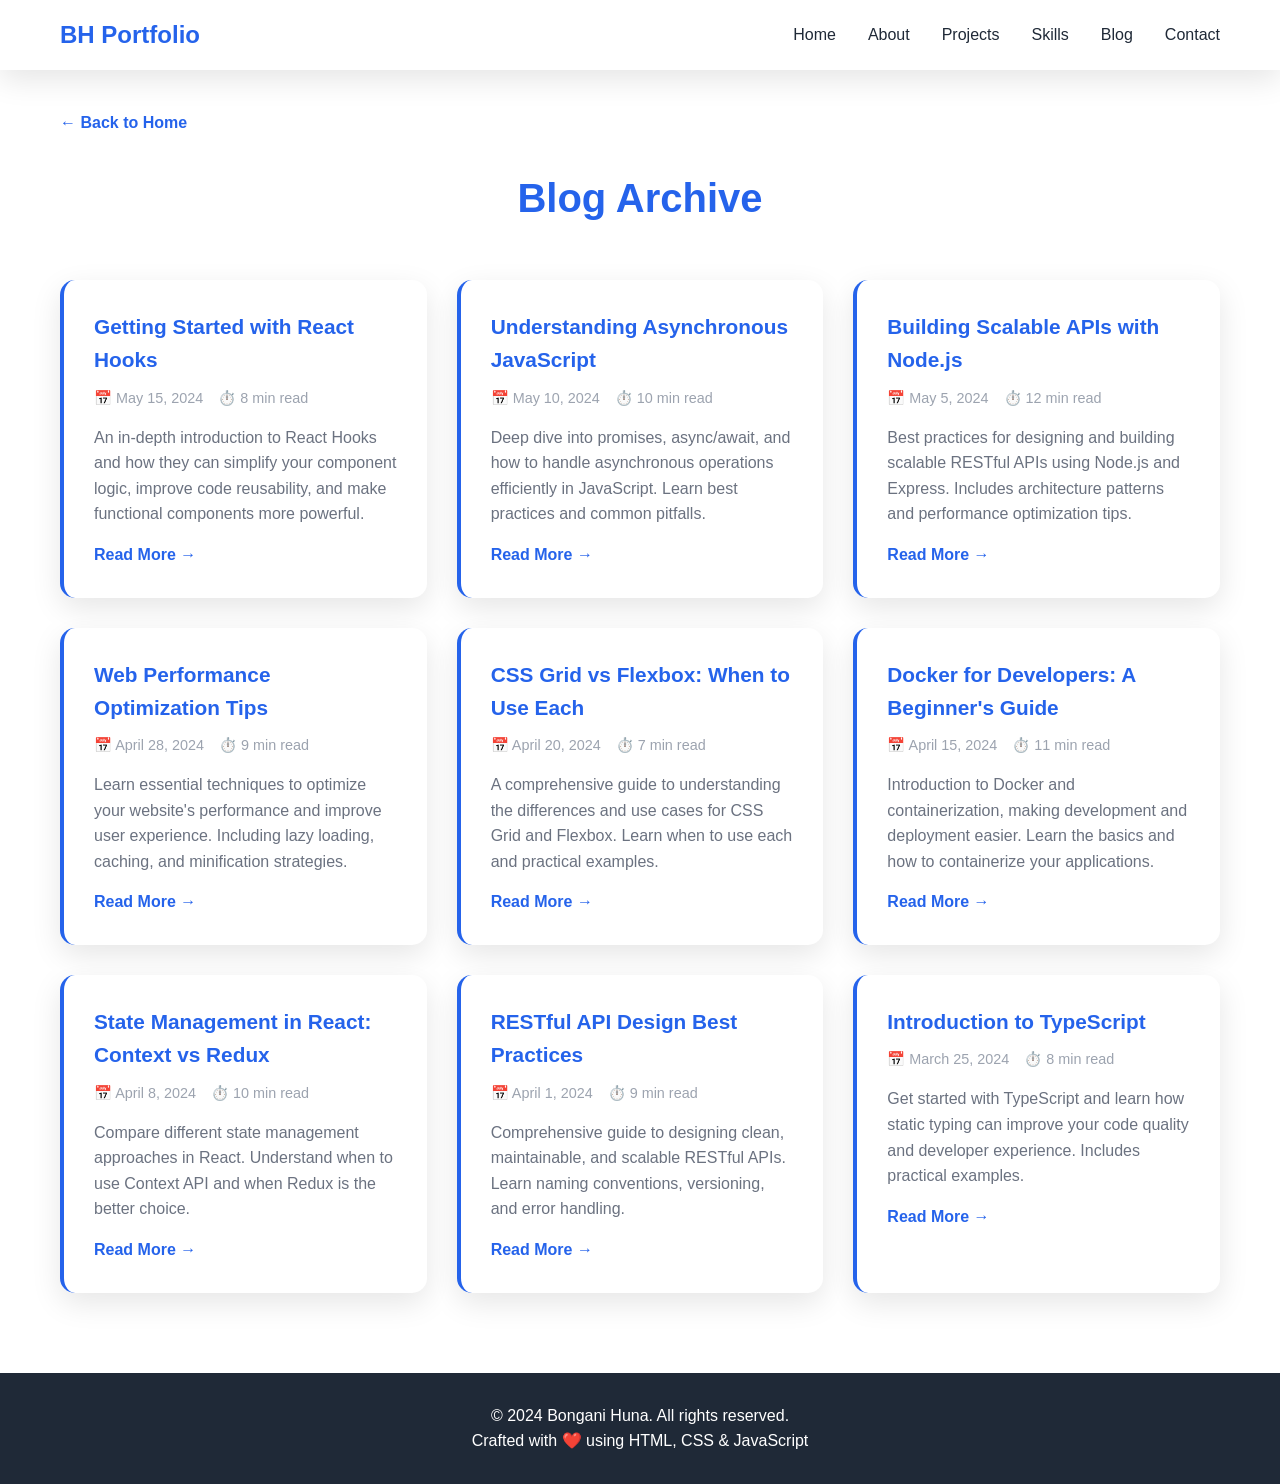
<file: blog/index.html>
<!DOCTYPE html>
<html lang="en">
<head>
    <meta charset="UTF-8">
    <meta name="viewport" content="width=device-width, initial-scale=1.0">
    <title>Blog - Bongani Huna</title>
    <link rel="stylesheet" href="../styles.css">
    <link rel="stylesheet" href="https://cdnjs.cloudflare.com/ajax/libs/font-awesome/6.4.0/css/all.min.css">
    <style>
        .blog-archive {
            display: grid;
            grid-template-columns: repeat(auto-fill, minmax(350px, 1fr));
            gap: 30px;
            margin-top: 40px;
        }
        
        .blog-post {
            background: var(--white);
            padding: 30px;
            border-radius: 15px;
            box-shadow: var(--shadow);
            border-left: 4px solid var(--primary-color);
            transition: var(--transition);
        }
        
        .blog-post:hover {
            transform: translateY(-5px);
            box-shadow: 0 15px 40px rgba(0, 0, 0, 0.15);
        }
        
        .blog-post h3 {
            color: var(--primary-color);
            margin-bottom: 10px;
            font-size: 1.3rem;
        }
        
        .blog-post .blog-meta {
            display: flex;
            gap: 15px;
            margin-bottom: 15px;
            font-size: 0.9rem;
            color: #9ca3af;
        }
        
        .blog-post p {
            color: #6b7280;
            line-height: 1.6;
            margin-bottom: 15px;
        }
        
        .read-more {
            color: var(--primary-color);
            text-decoration: none;
            font-weight: 600;
            transition: var(--transition);
            display: inline-block;
        }
        
        .read-more:hover {
            color: var(--secondary-color);
            margin-right: 5px;
        }
        
        .back-link {
            margin-bottom: 30px;
        }
        
        .back-link a {
            color: var(--primary-color);
            text-decoration: none;
            font-weight: 600;
        }
        
        .back-link a:hover {
            text-decoration: underline;
        }
    </style>
</head>
<body>
    <!-- Navigation -->
    <nav class="navbar">
        <div class="container">
            <div class="logo">BH Portfolio</div>
            <ul class="nav-links">
                <li><a href="../index.html#home">Home</a></li>
                <li><a href="../index.html#about">About</a></li>
                <li><a href="../index.html#projects">Projects</a></li>
                <li><a href="../index.html#skills">Skills</a></li>
                <li><a href="index.html">Blog</a></li>
                <li><a href="../index.html#contact">Contact</a></li>
            </ul>
            <div class="hamburger">
                <span></span>
                <span></span>
                <span></span>
            </div>
        </div>
    </nav>

    <!-- Blog Archive -->
    <section class="blog" style="padding-top: 40px;">
        <div class="container">
            <div class="back-link">
                <a href="../index.html">← Back to Home</a>
            </div>
            
            <h2>Blog Archive</h2>
            
            <div class="blog-archive">
                <article class="blog-post">
                    <h3>Getting Started with React Hooks</h3>
                    <div class="blog-meta">
                        <span>📅 May 15, 2024</span>
                        <span>⏱️ 8 min read</span>
                    </div>
                    <p>An in-depth introduction to React Hooks and how they can simplify your component logic, improve code reusability, and make functional components more powerful.</p>
                    <a href="post1.html" class="read-more">Read More →</a>
                </article>

                <article class="blog-post">
                    <h3>Understanding Asynchronous JavaScript</h3>
                    <div class="blog-meta">
                        <span>📅 May 10, 2024</span>
                        <span>⏱️ 10 min read</span>
                    </div>
                    <p>Deep dive into promises, async/await, and how to handle asynchronous operations efficiently in JavaScript. Learn best practices and common pitfalls.</p>
                    <a href="post1.html" class="read-more">Read More →</a>
                </article>

                <article class="blog-post">
                    <h3>Building Scalable APIs with Node.js</h3>
                    <div class="blog-meta">
                        <span>📅 May 5, 2024</span>
                        <span>⏱️ 12 min read</span>
                    </div>
                    <p>Best practices for designing and building scalable RESTful APIs using Node.js and Express. Includes architecture patterns and performance optimization tips.</p>
                    <a href="post1.html" class="read-more">Read More →</a>
                </article>

                <article class="blog-post">
                    <h3>Web Performance Optimization Tips</h3>
                    <div class="blog-meta">
                        <span>📅 April 28, 2024</span>
                        <span>⏱️ 9 min read</span>
                    </div>
                    <p>Learn essential techniques to optimize your website's performance and improve user experience. Including lazy loading, caching, and minification strategies.</p>
                    <a href="post1.html" class="read-more">Read More →</a>
                </article>

                <article class="blog-post">
                    <h3>CSS Grid vs Flexbox: When to Use Each</h3>
                    <div class="blog-meta">
                        <span>📅 April 20, 2024</span>
                        <span>⏱️ 7 min read</span>
                    </div>
                    <p>A comprehensive guide to understanding the differences and use cases for CSS Grid and Flexbox. Learn when to use each and practical examples.</p>
                    <a href="post1.html" class="read-more">Read More →</a>
                </article>

                <article class="blog-post">
                    <h3>Docker for Developers: A Beginner's Guide</h3>
                    <div class="blog-meta">
                        <span>📅 April 15, 2024</span>
                        <span>⏱️ 11 min read</span>
                    </div>
                    <p>Introduction to Docker and containerization, making development and deployment easier. Learn the basics and how to containerize your applications.</p>
                    <a href="post1.html" class="read-more">Read More →</a>
                </article>

                <article class="blog-post">
                    <h3>State Management in React: Context vs Redux</h3>
                    <div class="blog-meta">
                        <span>📅 April 8, 2024</span>
                        <span>⏱️ 10 min read</span>
                    </div>
                    <p>Compare different state management approaches in React. Understand when to use Context API and when Redux is the better choice.</p>
                    <a href="post1.html" class="read-more">Read More →</a>
                </article>

                <article class="blog-post">
                    <h3>RESTful API Design Best Practices</h3>
                    <div class="blog-meta">
                        <span>📅 April 1, 2024</span>
                        <span>⏱️ 9 min read</span>
                    </div>
                    <p>Comprehensive guide to designing clean, maintainable, and scalable RESTful APIs. Learn naming conventions, versioning, and error handling.</p>
                    <a href="post1.html" class="read-more">Read More →</a>
                </article>

                <article class="blog-post">
                    <h3>Introduction to TypeScript</h3>
                    <div class="blog-meta">
                        <span>📅 March 25, 2024</span>
                        <span>⏱️ 8 min read</span>
                    </div>
                    <p>Get started with TypeScript and learn how static typing can improve your code quality and developer experience. Includes practical examples.</p>
                    <a href="post1.html" class="read-more">Read More →</a>
                </article>
            </div>
        </div>
    </section>

    <!-- Footer -->
    <footer class="footer">
        <div class="container">
            <p>&copy; 2024 Bongani Huna. All rights reserved.</p>
            <p>Crafted with <span class="heart">❤️</span> using HTML, CSS & JavaScript</p>
        </div>
    </footer>

    <script src="../script.js"></script>
</body>
</html>
</file>
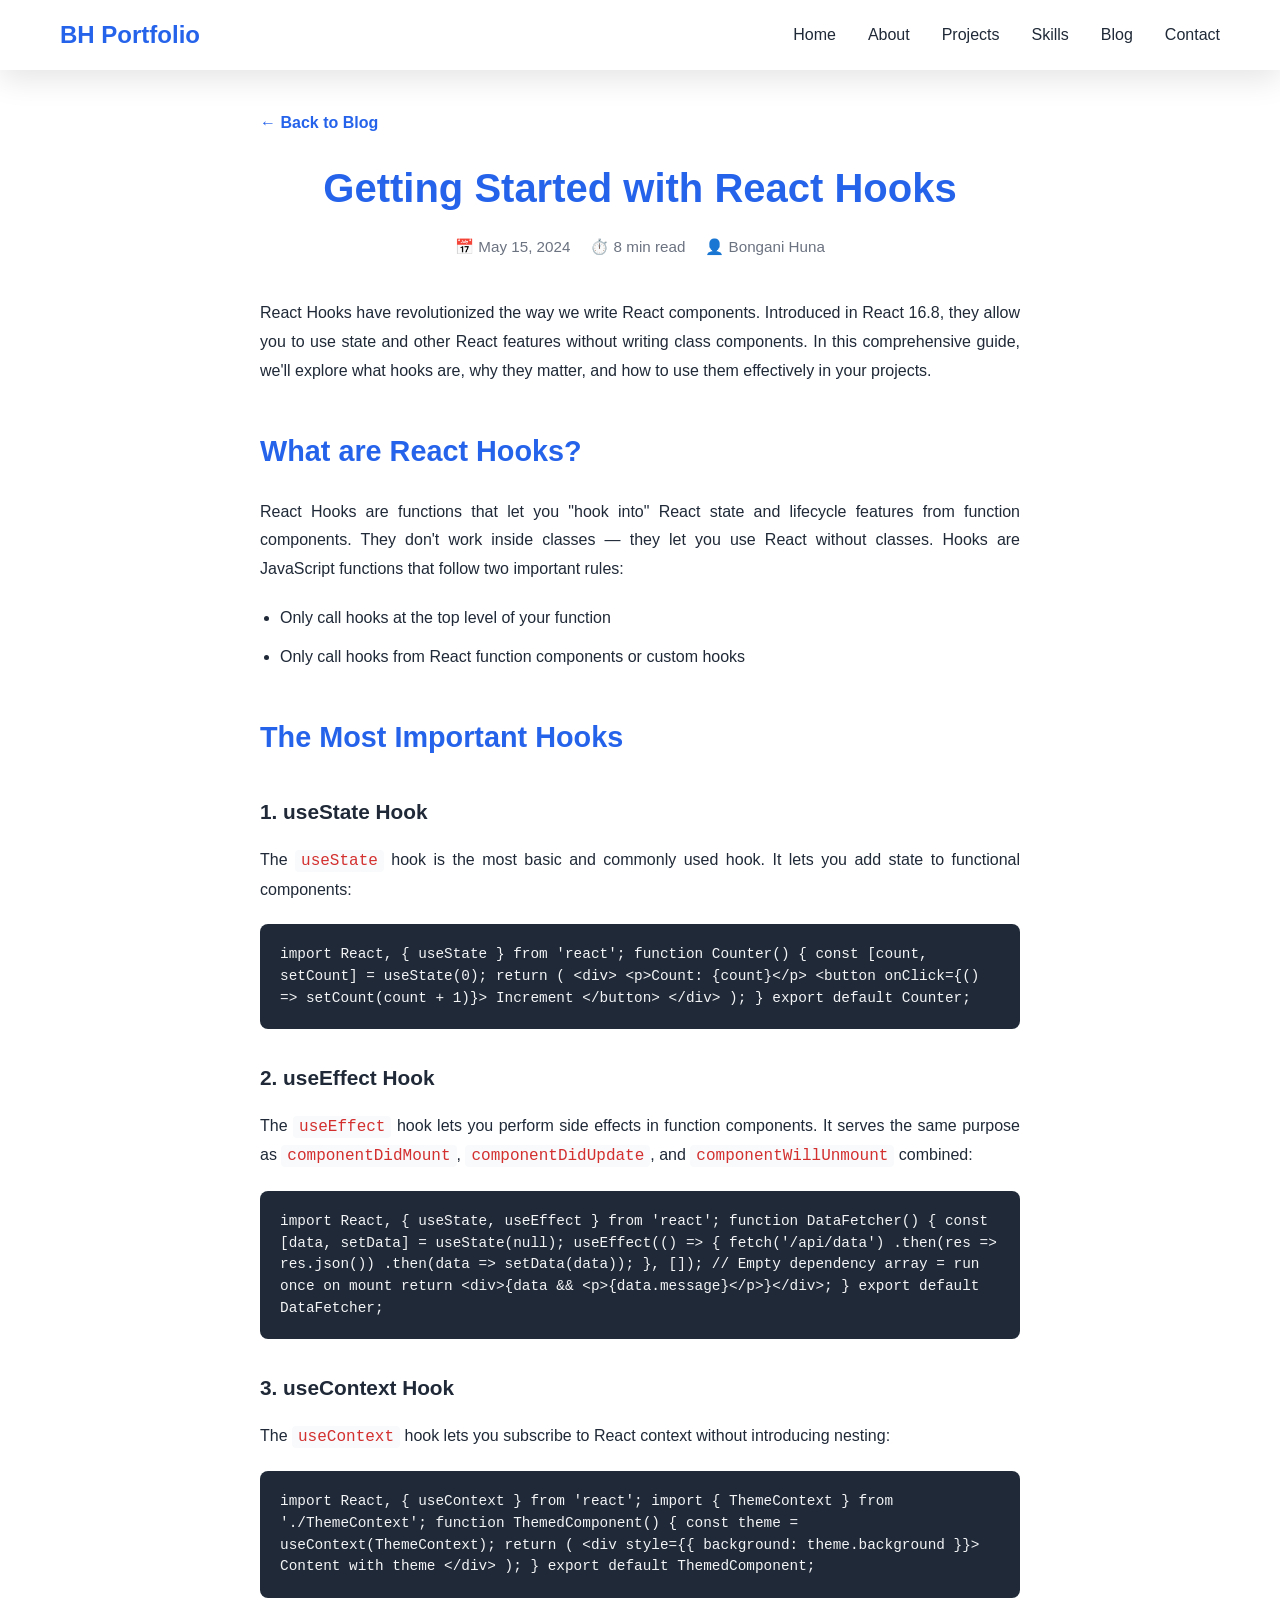
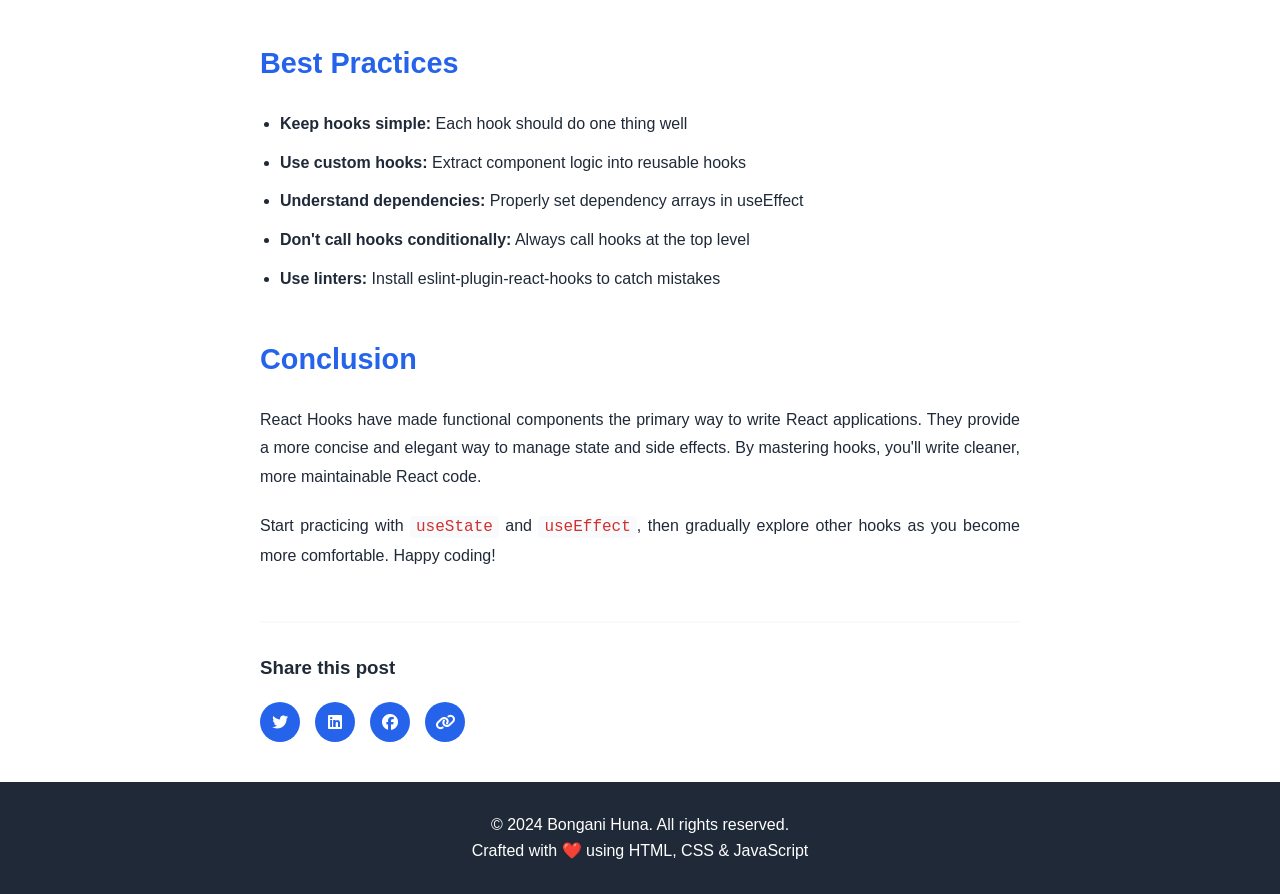
<file: blog/post1.html>
<!DOCTYPE html>
<html lang="en">
<head>
    <meta charset="UTF-8">
    <meta name="viewport" content="width=device-width, initial-scale=1.0">
    <title>Getting Started with React Hooks - Blog</title>
    <link rel="stylesheet" href="../styles.css">
    <link rel="stylesheet" href="https://cdnjs.cloudflare.com/ajax/libs/font-awesome/6.4.0/css/all.min.css">
    <style>
        .post-container {
            max-width: 800px;
            margin: 0 auto;
            padding: 40px 20px;
        }
        
        .post-header {
            margin-bottom: 40px;
            text-align: center;
        }
        
        .post-header h1 {
            font-size: 2.5rem;
            color: var(--primary-color);
            margin-bottom: 15px;
        }
        
        .post-meta {
            display: flex;
            justify-content: center;
            gap: 20px;
            margin-bottom: 20px;
            color: #6b7280;
            font-size: 0.95rem;
        }
        
        .post-content {
            line-height: 1.8;
            color: var(--text-color);
        }
        
        .post-content h2 {
            font-size: 1.8rem;
            color: var(--primary-color);
            margin-top: 40px;
            margin-bottom: 20px;
        }
        
        .post-content h3 {
            font-size: 1.3rem;
            color: var(--text-color);
            margin-top: 30px;
            margin-bottom: 15px;
        }
        
        .post-content p {
            margin-bottom: 20px;
            text-align: justify;
        }
        
        .post-content ul {
            margin-bottom: 20px;
            margin-left: 20px;
        }
        
        .post-content li {
            margin-bottom: 10px;
        }
        
        .post-content code {
            background-color: var(--light-bg);
            padding: 2px 6px;
            border-radius: 4px;
            font-family: 'Courier New', monospace;
            color: #d32f2f;
        }
        
        .code-block {
            background-color: #1f2937;
            color: #f3f4f6;
            padding: 20px;
            border-radius: 8px;
            overflow-x: auto;
            margin: 20px 0;
            font-family: 'Courier New', monospace;
            font-size: 0.9rem;
            line-height: 1.5;
        }
        
        .post-footer {
            margin-top: 50px;
            padding-top: 30px;
            border-top: 2px solid var(--light-bg);
        }
        
        .back-link {
            display: inline-block;
            margin-bottom: 20px;
            color: var(--primary-color);
            text-decoration: none;
            font-weight: 600;
        }
        
        .back-link:hover {
            text-decoration: underline;
        }
        
        .share-buttons {
            display: flex;
            gap: 15px;
            margin-top: 20px;
        }
        
        .share-btn {
            display: inline-flex;
            align-items: center;
            justify-content: center;
            width: 40px;
            height: 40px;
            border-radius: 50%;
            background-color: var(--primary-color);
            color: var(--white);
            text-decoration: none;
            transition: var(--transition);
        }
        
        .share-btn:hover {
            background-color: var(--secondary-color);
            transform: translateY(-3px);
        }
    </style>
</head>
<body>
    <!-- Navigation -->
    <nav class="navbar">
        <div class="container">
            <div class="logo">BH Portfolio</div>
            <ul class="nav-links">
                <li><a href="../index.html#home">Home</a></li>
                <li><a href="../index.html#about">About</a></li>
                <li><a href="../index.html#projects">Projects</a></li>
                <li><a href="../index.html#skills">Skills</a></li>
                <li><a href="index.html">Blog</a></li>
                <li><a href="../index.html#contact">Contact</a></li>
            </ul>
            <div class="hamburger">
                <span></span>
                <span></span>
                <span></span>
            </div>
        </div>
    </nav>

    <!-- Blog Post -->
    <div class="post-container">
        <a href="index.html" class="back-link">← Back to Blog</a>
        
        <article>
            <div class="post-header">
                <h1>Getting Started with React Hooks</h1>
                <div class="post-meta">
                    <span>📅 May 15, 2024</span>
                    <span>⏱️ 8 min read</span>
                    <span>👤 Bongani Huna</span>
                </div>
            </div>
            
            <div class="post-content">
                <p>React Hooks have revolutionized the way we write React components. Introduced in React 16.8, they allow you to use state and other React features without writing class components. In this comprehensive guide, we'll explore what hooks are, why they matter, and how to use them effectively in your projects.</p>
                
                <h2>What are React Hooks?</h2>
                <p>React Hooks are functions that let you "hook into" React state and lifecycle features from function components. They don't work inside classes — they let you use React without classes. Hooks are JavaScript functions that follow two important rules:</p>
                <ul>
                    <li>Only call hooks at the top level of your function</li>
                    <li>Only call hooks from React function components or custom hooks</li>
                </ul>
                
                <h2>The Most Important Hooks</h2>
                
                <h3>1. useState Hook</h3>
                <p>The <code>useState</code> hook is the most basic and commonly used hook. It lets you add state to functional components:</p>
                <div class="code-block">import React, { useState } from 'react';

function Counter() {
  const [count, setCount] = useState(0);
  
  return (
    &lt;div&gt;
      &lt;p&gt;Count: {count}&lt;/p&gt;
      &lt;button onClick={() => setCount(count + 1)}&gt;
        Increment
      &lt;/button&gt;
    &lt;/div&gt;
  );
}

export default Counter;</div>
                
                <h3>2. useEffect Hook</h3>
                <p>The <code>useEffect</code> hook lets you perform side effects in function components. It serves the same purpose as <code>componentDidMount</code>, <code>componentDidUpdate</code>, and <code>componentWillUnmount</code> combined:</p>
                <div class="code-block">import React, { useState, useEffect } from 'react';

function DataFetcher() {
  const [data, setData] = useState(null);
  
  useEffect(() => {
    fetch('/api/data')
      .then(res => res.json())
      .then(data => setData(data));
  }, []); // Empty dependency array = run once on mount
  
  return &lt;div&gt;{data && &lt;p&gt;{data.message}&lt;/p&gt;}&lt;/div&gt;;
}

export default DataFetcher;</div>
                
                <h3>3. useContext Hook</h3>
                <p>The <code>useContext</code> hook lets you subscribe to React context without introducing nesting:</p>
                <div class="code-block">import React, { useContext } from 'react';
import { ThemeContext } from './ThemeContext';

function ThemedComponent() {
  const theme = useContext(ThemeContext);
  
  return (
    &lt;div style={{ background: theme.background }}&gt;
      Content with theme
    &lt;/div&gt;
  );
}

export default ThemedComponent;</div>
                
                <h2>Best Practices</h2>
                <ul>
                    <li><strong>Keep hooks simple:</strong> Each hook should do one thing well</li>
                    <li><strong>Use custom hooks:</strong> Extract component logic into reusable hooks</li>
                    <li><strong>Understand dependencies:</strong> Properly set dependency arrays in useEffect</li>
                    <li><strong>Don't call hooks conditionally:</strong> Always call hooks at the top level</li>
                    <li><strong>Use linters:</strong> Install eslint-plugin-react-hooks to catch mistakes</li>
                </ul>
                
                <h2>Conclusion</h2>
                <p>React Hooks have made functional components the primary way to write React applications. They provide a more concise and elegant way to manage state and side effects. By mastering hooks, you'll write cleaner, more maintainable React code.</p>
                <p>Start practicing with <code>useState</code> and <code>useEffect</code>, then gradually explore other hooks as you become more comfortable. Happy coding!</p>
            </div>
            
            <div class="post-footer">
                <h3>Share this post</h3>
                <div class="share-buttons">
                    <a href="#" class="share-btn" title="Share on Twitter"><i class="fab fa-twitter"></i></a>
                    <a href="#" class="share-btn" title="Share on LinkedIn"><i class="fab fa-linkedin"></i></a>
                    <a href="#" class="share-btn" title="Share on Facebook"><i class="fab fa-facebook"></i></a>
                    <a href="#" class="share-btn" title="Copy Link"><i class="fas fa-link"></i></a>
                </div>
            </div>
        </article>
    </div>

    <!-- Footer -->
    <footer class="footer">
        <div class="container">
            <p>&copy; 2024 Bongani Huna. All rights reserved.</p>
            <p>Crafted with <span class="heart">❤️</span> using HTML, CSS & JavaScript</p>
        </div>
    </footer>

    <script src="../script.js"></script>
</body>
</html>
</file>
<file: styles.css>
:root {
    --primary-color: #2563eb;
    --secondary-color: #10b981;
    --text-color: #1f2937;
    --light-bg: #f9fafb;
    --white: #ffffff;
    --shadow: 0 10px 30px rgba(0, 0, 0, 0.1);
    --transition: all 0.3s ease;
}

* {
    margin: 0;
    padding: 0;
    box-sizing: border-box;
}

body {
    font-family: 'Segoe UI', Tahoma, Geneva, Verdana, sans-serif;
    line-height: 1.6;
    color: var(--text-color);
    background-color: var(--white);
}

.container {
    max-width: 1200px;
    margin: 0 auto;
    padding: 0 20px;
}

/* Navigation */
.navbar {
    background-color: var(--white);
    box-shadow: var(--shadow);
    position: sticky;
    top: 0;
    z-index: 1000;
}

.navbar .container {
    display: flex;
    justify-content: space-between;
    align-items: center;
    padding: 1rem 20px;
}

.logo {
    font-size: 1.5rem;
    font-weight: bold;
    color: var(--primary-color);
}

.nav-links {
    display: flex;
    list-style: none;
    gap: 2rem;
}

.nav-links a {
    text-decoration: none;
    color: var(--text-color);
    transition: var(--transition);
    font-weight: 500;
}

.nav-links a:hover {
    color: var(--primary-color);
}

.hamburger {
    display: none;
    flex-direction: column;
    cursor: pointer;
}

.hamburger span {
    width: 25px;
    height: 3px;
    background-color: var(--primary-color);
    margin: 5px 0;
    transition: var(--transition);
}

/* Hero Section */
.hero {
    background: linear-gradient(135deg, var(--primary-color), var(--secondary-color));
    color: var(--white);
    padding: 100px 0;
    text-align: center;
}

.hero-content {
    animation: fadeInUp 0.8s ease-out;
}

.profile-picture {
    width: 150px;
    height: 150px;
    border-radius: 50%;
    border: 5px solid var(--white);
    margin-bottom: 30px;
    object-fit: cover;
    box-shadow: 0 10px 40px rgba(0, 0, 0, 0.3);
}

.hero h1 {
    font-size: 3.5rem;
    margin-bottom: 10px;
}

.tagline {
    font-size: 1.5rem;
    margin-bottom: 15px;
    font-weight: 300;
}

.description {
    font-size: 1.1rem;
    margin-bottom: 30px;
    max-width: 600px;
    margin-left: auto;
    margin-right: auto;
}

.cta-buttons {
    display: flex;
    gap: 20px;
    justify-content: center;
    flex-wrap: wrap;
}

/* Buttons */
.btn {
    padding: 12px 30px;
    text-decoration: none;
    border-radius: 50px;
    font-weight: 600;
    transition: var(--transition);
    border: none;
    cursor: pointer;
    font-size: 1rem;
}

.btn-primary {
    background-color: var(--white);
    color: var(--primary-color);
}

.btn-primary:hover {
    transform: translateY(-2px);
    box-shadow: 0 10px 25px rgba(0, 0, 0, 0.2);
}

.btn-secondary {
    background-color: transparent;
    color: var(--white);
    border: 2px solid var(--white);
}

.btn-secondary:hover {
    background-color: var(--white);
    color: var(--primary-color);
}

/* About Section */
.about {
    padding: 80px 0;
    background-color: var(--light-bg);
}

.about h2,
.projects h2,
.skills h2,
.blog h2,
.contact h2 {
    font-size: 2.5rem;
    margin-bottom: 50px;
    text-align: center;
    color: var(--primary-color);
}

.about-content {
    display: grid;
    grid-template-columns: 1fr 1fr;
    gap: 50px;
    align-items: center;
}

.about-text p {
    margin-bottom: 20px;
    font-size: 1.1rem;
    line-height: 1.8;
}

.about-picture {
    width: 100%;
    border-radius: 15px;
    box-shadow: var(--shadow);
    object-fit: cover;
    height: 400px;
}

/* Projects Section */
.projects {
    padding: 80px 0;
}

.projects-grid {
    display: grid;
    grid-template-columns: repeat(auto-fit, minmax(300px, 1fr));
    gap: 30px;
}

.project-card {
    background: var(--white);
    border-radius: 15px;
    overflow: hidden;
    box-shadow: var(--shadow);
    transition: var(--transition);
    cursor: pointer;
}

.project-card:hover {
    transform: translateY(-10px);
    box-shadow: 0 20px 40px rgba(0, 0, 0, 0.15);
}

.project-image {
    width: 100%;
    height: 200px;
    object-fit: cover;
}

.project-card h3 {
    padding: 20px 20px 10px;
    font-size: 1.5rem;
}

.project-card p {
    padding: 0 20px 15px;
    color: #6b7280;
}

.project-tags {
    display: flex;
    gap: 10px;
    padding: 0 20px 15px;
    flex-wrap: wrap;
}

.project-tags span {
    background-color: var(--light-bg);
    padding: 5px 12px;
    border-radius: 20px;
    font-size: 0.85rem;
    color: var(--primary-color);
}

.project-link {
    display: inline-block;
    padding: 10px 20px;
    color: var(--primary-color);
    text-decoration: none;
    font-weight: 600;
    margin-left: 20px;
    margin-bottom: 20px;
    transition: var(--transition);
}

.project-link:hover {
    color: var(--secondary-color);
}

/* Skills Section */
.skills {
    padding: 80px 0;
    background-color: var(--light-bg);
}

.skills-grid {
    display: grid;
    grid-template-columns: repeat(auto-fit, minmax(250px, 1fr));
    gap: 30px;
}

.skill-category {
    background: var(--white);
    padding: 30px;
    border-radius: 15px;
    box-shadow: var(--shadow);
    transition: var(--transition);
}

.skill-category:hover {
    transform: translateY(-5px);
}

.skill-category h3 {
    color: var(--primary-color);
    margin-bottom: 20px;
    font-size: 1.3rem;
}

.skill-category ul {
    list-style: none;
}

.skill-category li {
    padding: 8px 0;
    padding-left: 20px;
    position: relative;
}

.skill-category li:before {
    content: "✓";
    position: absolute;
    left: 0;
    color: var(--secondary-color);
    font-weight: bold;
}

/* Blog Section */
.blog {
    padding: 80px 0;
}

.blog-grid {
    display: grid;
    grid-template-columns: repeat(auto-fit, minmax(320px, 1fr));
    gap: 30px;
    margin-bottom: 40px;
}

.blog-card {
    background: var(--white);
    padding: 30px;
    border-radius: 15px;
    box-shadow: var(--shadow);
    transition: var(--transition);
    border-left: 4px solid var(--primary-color);
}

.blog-card:hover {
    transform: translateY(-5px);
    box-shadow: 0 15px 40px rgba(0, 0, 0, 0.15);
}

.blog-card h3 {
    color: var(--primary-color);
    margin-bottom: 10px;
}

.blog-date {
    color: #9ca3af;
    font-size: 0.9rem;
    margin-bottom: 15px;
}

.blog-card p {
    color: #6b7280;
    margin-bottom: 15px;
    line-height: 1.6;
}

.read-more {
    color: var(--primary-color);
    text-decoration: none;
    font-weight: 600;
    transition: var(--transition);
}

.read-more:hover {
    color: var(--secondary-color);
}

.blog-cta {
    text-align: center;
}

/* Contact Section */
.contact {
    padding: 80px 0;
    background-color: var(--light-bg);
}

.contact-intro {
    text-align: center;
    font-size: 1.2rem;
    margin-bottom: 50px;
    color: #6b7280;
}

.contact-content {
    display: grid;
    grid-template-columns: 2fr 1fr;
    gap: 50px;
}

.contact-form {
    display: flex;
    flex-direction: column;
    gap: 20px;
}

.form-group input,
.form-group textarea {
    width: 100%;
    padding: 15px;
    border: 2px solid #e5e7eb;
    border-radius: 8px;
    font-family: inherit;
    font-size: 1rem;
    transition: var(--transition);
}

.form-group input:focus,
.form-group textarea:focus {
    outline: none;
    border-color: var(--primary-color);
    box-shadow: 0 0 0 3px rgba(37, 99, 235, 0.1);
}

.contact-info h3 {
    color: var(--primary-color);
    margin-bottom: 20px;
}

.contact-info p {
    margin-bottom: 15px;
}

.contact-info a {
    color: var(--primary-color);
    text-decoration: none;
}

.contact-info a:hover {
    text-decoration: underline;
}

.social-links {
    margin-top: 30px;
}

.social-links h4 {
    margin-bottom: 15px;
    color: var(--text-color);
}

.socials {
    display: flex;
    gap: 15px;
}

.socials a {
    width: 45px;
    height: 45px;
    display: flex;
    align-items: center;
    justify-content: center;
    background-color: var(--primary-color);
    color: var(--white);
    border-radius: 50%;
    text-decoration: none;
    transition: var(--transition);
}

.socials a:hover {
    background-color: var(--secondary-color);
    transform: translateY(-3px);
}

/* Footer */
.footer {
    background-color: var(--text-color);
    color: var(--white);
    text-align: center;
    padding: 30px 0;
}

.heart {
    color: #ef4444;
}

/* Animations */
@keyframes fadeInUp {
    from {
        opacity: 0;
        transform: translateY(30px);
    }
    to {
        opacity: 1;
        transform: translateY(0);
    }
}

/* Responsive Design */
@media (max-width: 768px) {
    .nav-links {
        display: none;
    }

    .hamburger {
        display: flex;
    }

    .hero h1 {
        font-size: 2rem;
    }

    .profile-picture {
        width: 120px;
        height: 120px;
    }

    .about-content {
        grid-template-columns: 1fr;
    }

    .about-picture {
        height: 300px;
    }

    .contact-content {
        grid-template-columns: 1fr;
    }

    h2 {
        font-size: 2rem;
    }
}

@media (max-width: 480px) {
    .hero h1 {
        font-size: 1.5rem;
    }

    .cta-buttons {
        flex-direction: column;
    }

    .btn {
        width: 100%;
    }
}
</file>
